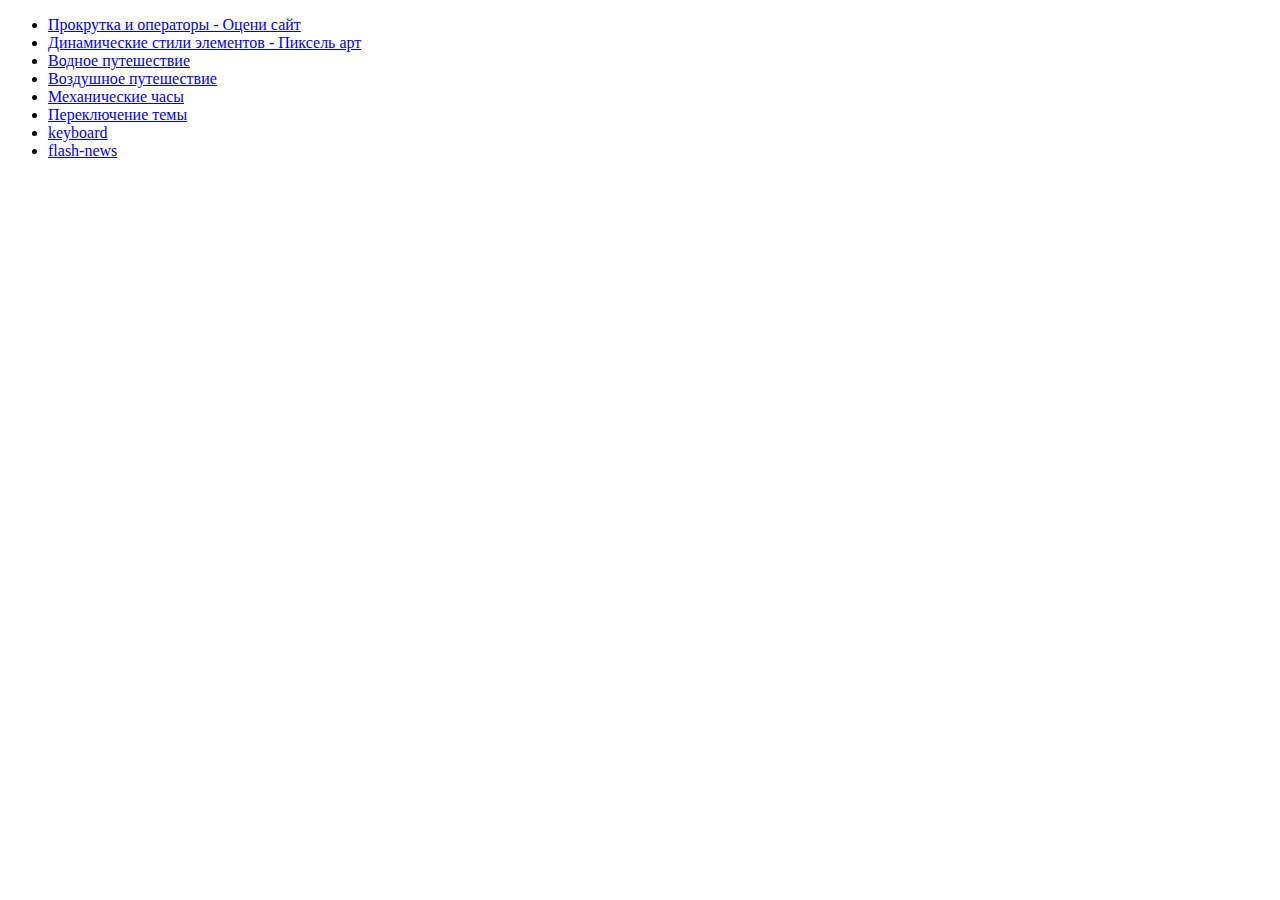
<file: index.html>
<!DOCTYPE html>
<html lang="ru">
<head>
    <meta charset="UTF-8">
    <title>Демонстрации</title>
</head>
<body>
<ul>
  <li>
    <a href="catalog/evaluation.html">Прокрутка и операторы - Оцени сайт</a>
  </li>
  <li>
    <a href="catalog/pixel-art.html">Динамические стили элементов - Пиксель арт</a>
  </li>
  <li>
    <a href="catalog/water-travel.html">Водное путешествие</a>
  </li>
  <li>
    <a href="catalog/air-travel.html">Воздушное путешествие</a>
  </li>
  <li>
    <a href="catalog/mechanical.html">Механические часы</a>
  </li>
  <li>
    <a href="catalog/dark.html">Переключение темы</a>
  </li>
  <li>
    <a href="catalog/keyboard.html">keyboard</a>
  </li>
  <li>
    <a href="catalog/flash-news.html">flash-news</a>
  </li>
</ul>
</body>
</html>
</file>
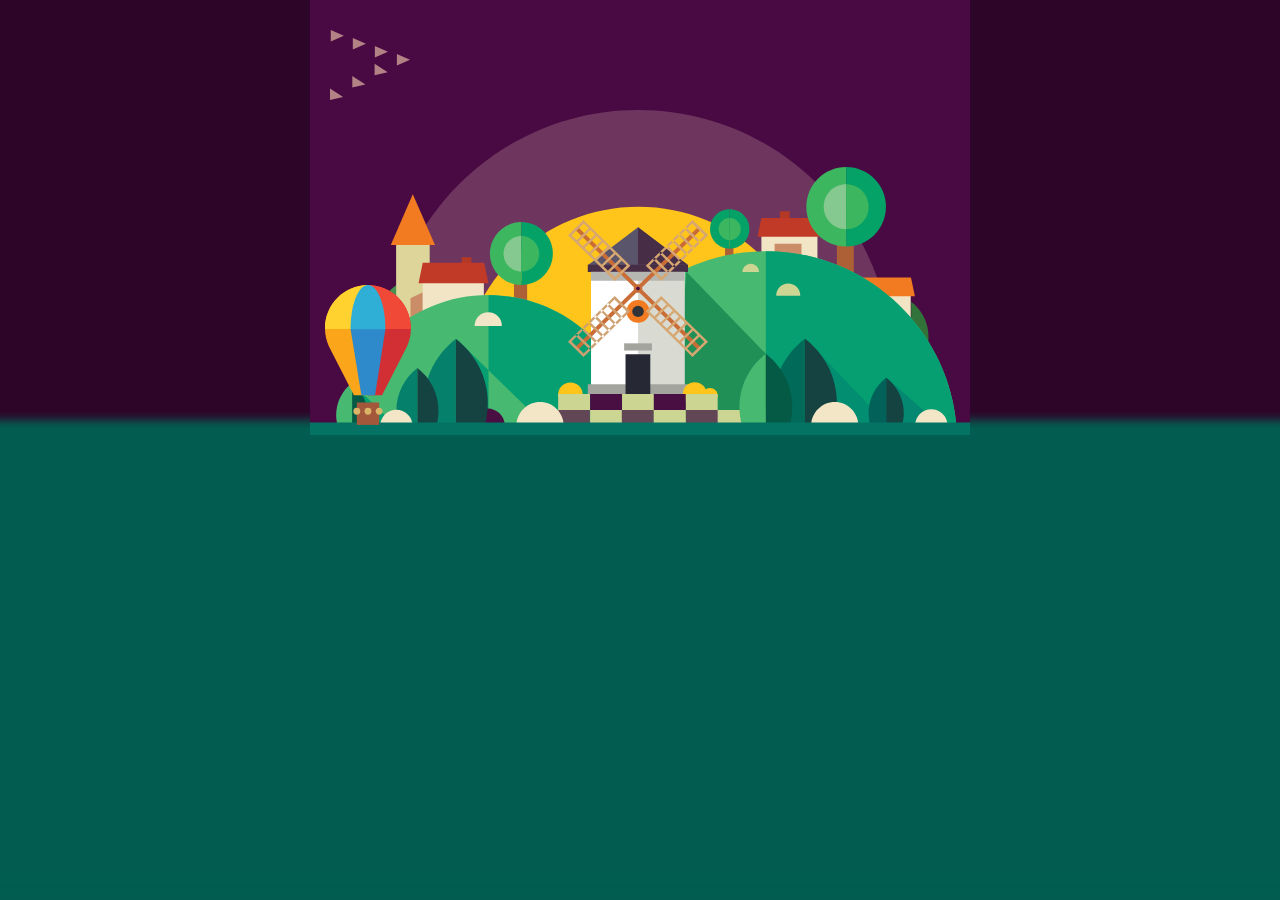
<file: air-travel.html>
<!DOCTYPE html>
<html lang="ru">
<head>
  <title>Воздушное путешествие</title>
  <meta charset="utf-8">
  <link rel="stylesheet" href="css/world.css">
  <link rel="stylesheet" href="css/air-travel.css">
</head>
<body class="mechanical-world">
<div>
  <div class="birds"></div>
  <div class="aerostat"></div>
  <div class="wind-mill"></div>
  <div class="ufo"></div>
</div>
</body>
</html>
</file>
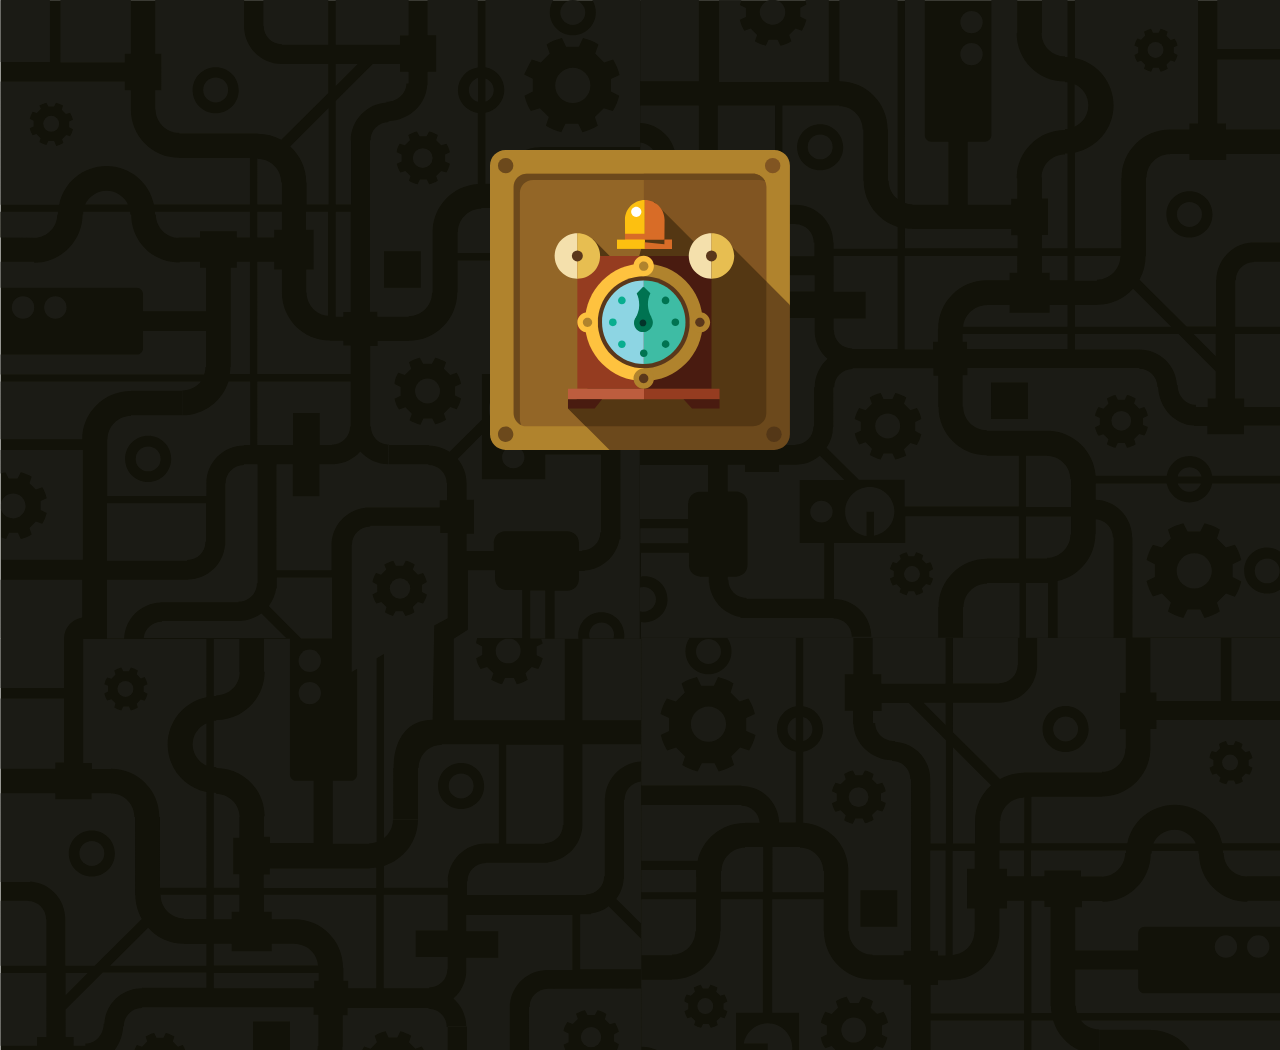
<file: mechanical.html>
<!DOCTYPE html>
<html lang="ru">
<head>
  <title>Механические часы</title>
  <meta charset="utf-8">
  <link rel="stylesheet" href="css/world.css">
  <link rel="stylesheet" href="css/mechanical.css">
</head>
<body class="mechanical">
<div class="alarm-clock">
  <span class="bell"></span>
  <span class="arrow-small"></span>
</div>
</body>
</html>
</file>
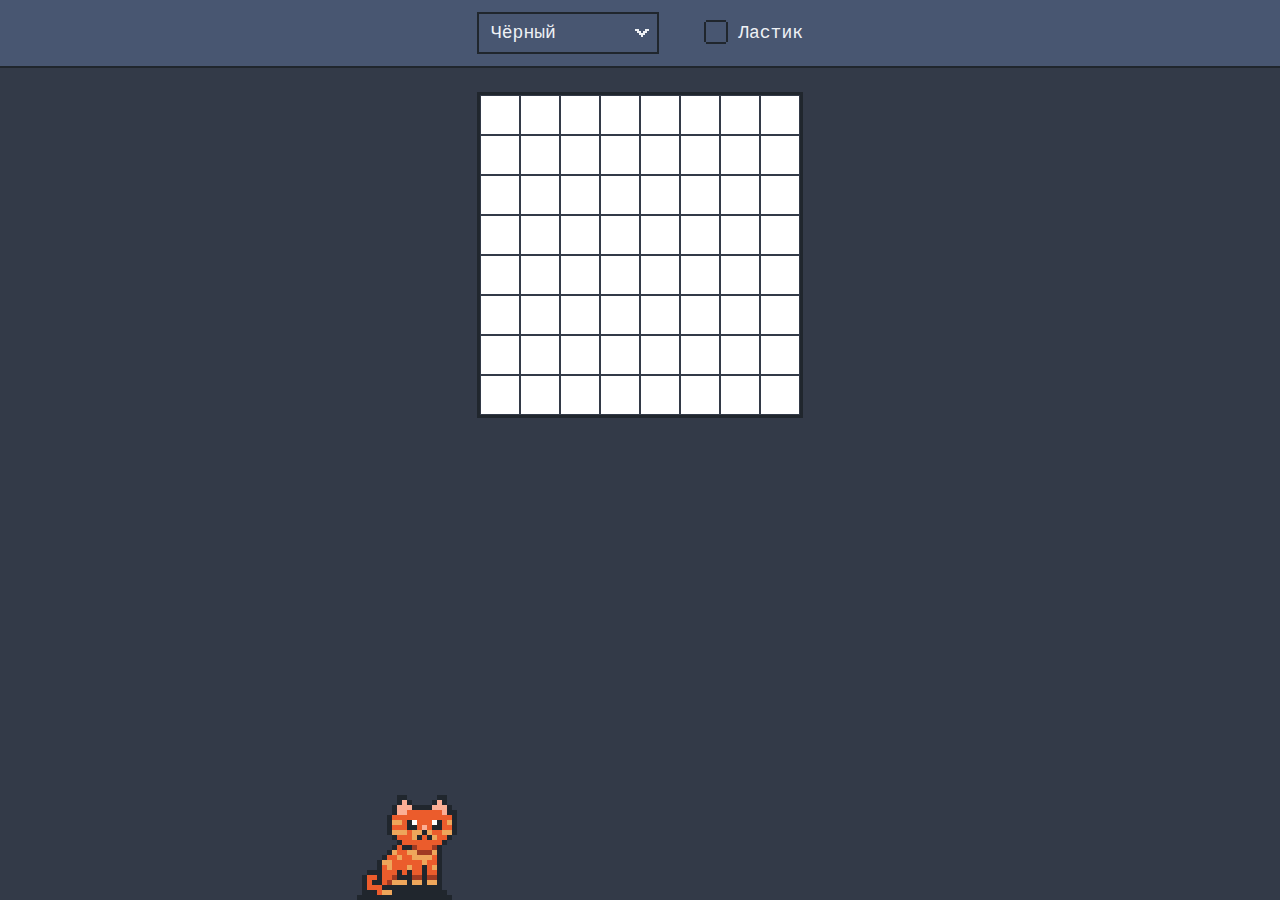
<file: pixel-art.html>
<!DOCTYPE html>
<html lang="ru">
<head>
    <meta charset="UTF-8">
    <link rel="stylesheet" href="css/pixel-art.css">
    <title>ПиксельАрт</title>
</head>
<body>
<h1 class="visually-hidden">Редактор пиксельной графики</h1>
<div class="controls">
    <div class="container">
        <select class="chosen-color" name="chosen-color" aria-label="Выбрать цвет">
            <option value="black">Чёрный</option>
            <option value="white">Белый</option>
            <option value="grey">Серый</option>
            <option value="pink">Розовый</option>
            <option value="red">Красный</option>
            <option value="darkorange">Оранжевый</option>
            <option value="saddlebrown">Коричневый</option>
            <option value="yellow">Золотой</option>
            <option value="greenyellow">Салатовый</option>
            <option value="forestgreen">Зелёный</option>
            <option value="aquamarine">Аквамарин</option>
            <option value="lightskyblue">Голубой</option>
            <option value="lightsteelblue">Серо-голубой</option>
            <option value="darkblue">Тёмно-синий</option>
            <option value="indigo">Индиго</option>
            <option value="mediumpurple">Фиолетовый</option>
            <option value="purple">Пурпурный</option>
        </select>
        <input class="eraser visually-hidden" id="eraser-mode" type="checkbox" name="eraser">
        <label class="eraser-label" for="eraser-mode">Ластик</label>
    </div>
</div>

<div class="main">
    <div class="canvas">
        <div class="pixel"></div>
        <div class="pixel"></div>
        <div class="pixel"></div>
        <div class="pixel"></div>
        <div class="pixel"></div>
        <div class="pixel"></div>
        <div class="pixel"></div>
        <div class="pixel"></div>
        <div class="pixel"></div>
        <div class="pixel"></div>
        <div class="pixel"></div>
        <div class="pixel"></div>
        <div class="pixel"></div>
        <div class="pixel"></div>
        <div class="pixel"></div>
        <div class="pixel"></div>
        <div class="pixel"></div>
        <div class="pixel"></div>
        <div class="pixel"></div>
        <div class="pixel"></div>
        <div class="pixel"></div>
        <div class="pixel"></div>
        <div class="pixel"></div>
        <div class="pixel"></div>
        <div class="pixel"></div>
        <div class="pixel"></div>
        <div class="pixel"></div>
        <div class="pixel"></div>
        <div class="pixel"></div>
        <div class="pixel"></div>
        <div class="pixel"></div>
        <div class="pixel"></div>
        <div class="pixel"></div>
        <div class="pixel"></div>
        <div class="pixel"></div>
        <div class="pixel"></div>
        <div class="pixel"></div>
        <div class="pixel"></div>
        <div class="pixel"></div>
        <div class="pixel"></div>
        <div class="pixel"></div>
        <div class="pixel"></div>
        <div class="pixel"></div>
        <div class="pixel"></div>
        <div class="pixel"></div>
        <div class="pixel"></div>
        <div class="pixel"></div>
        <div class="pixel"></div>
        <div class="pixel"></div>
        <div class="pixel"></div>
        <div class="pixel"></div>
        <div class="pixel"></div>
        <div class="pixel"></div>
        <div class="pixel"></div>
        <div class="pixel"></div>
        <div class="pixel"></div>
        <div class="pixel"></div>
        <div class="pixel"></div>
        <div class="pixel"></div>
        <div class="pixel"></div>
        <div class="pixel"></div>
        <div class="pixel"></div>
        <div class="pixel"></div>
        <div class="pixel"></div>
    </div>
</div>
<script src="js/pixel-art.js"></script>
</body>
</html>
</file>
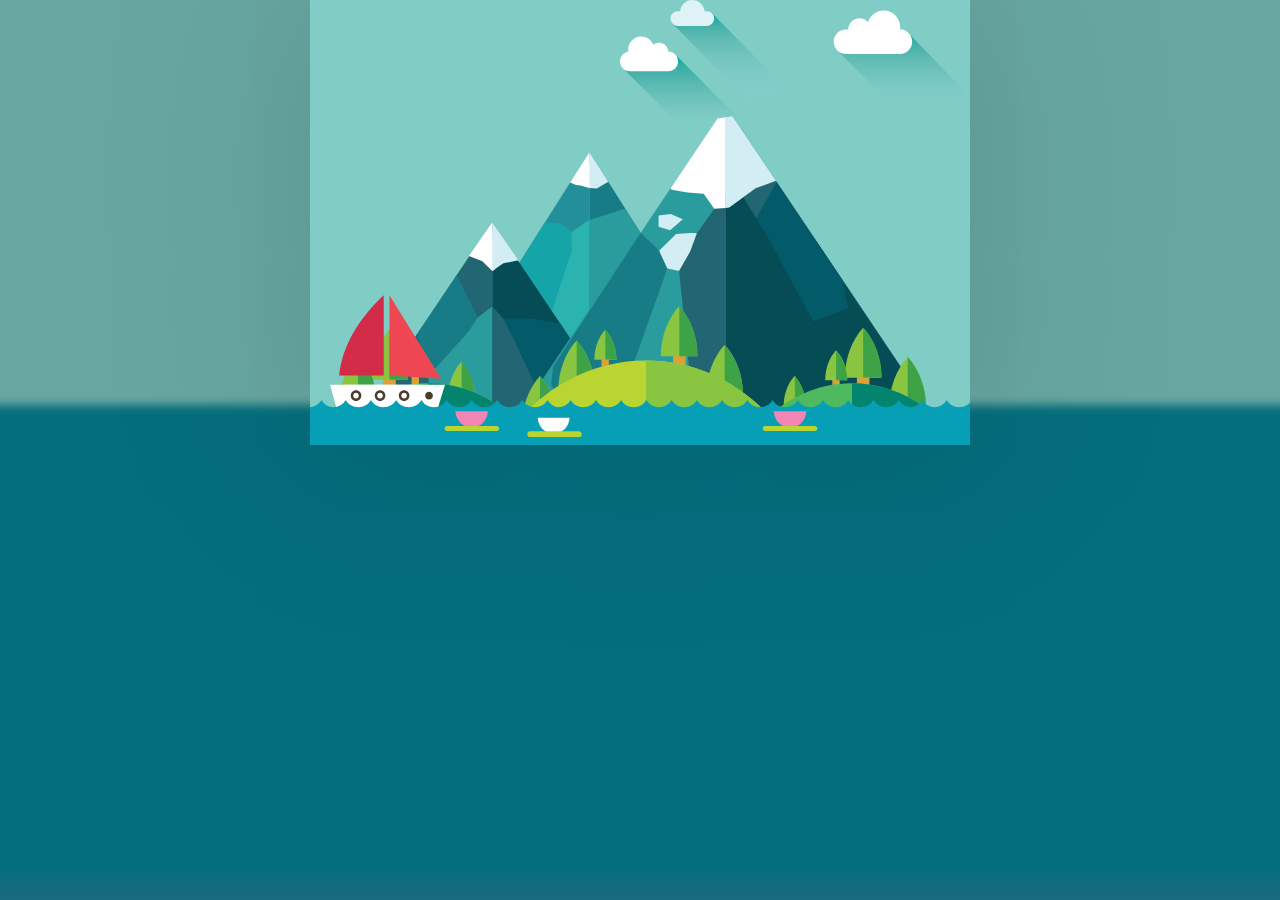
<file: water-travel.html>
<!DOCTYPE html>
<html lang="ru">
<head>
  <title>Водное путешествие</title>
  <meta charset="utf-8">
  <link rel="stylesheet" href="css/world.css">
  <link rel="stylesheet" href="css/water-travel.css">
</head>
<body class="ancient-world">
<div>
  <div class="comet"></div>
  <div class="sun-small"></div>
  <div class="clouds"></div>
  <div class="water"></div>
  <div class="ship"></div>
</div>
</body>
</html>
</file>
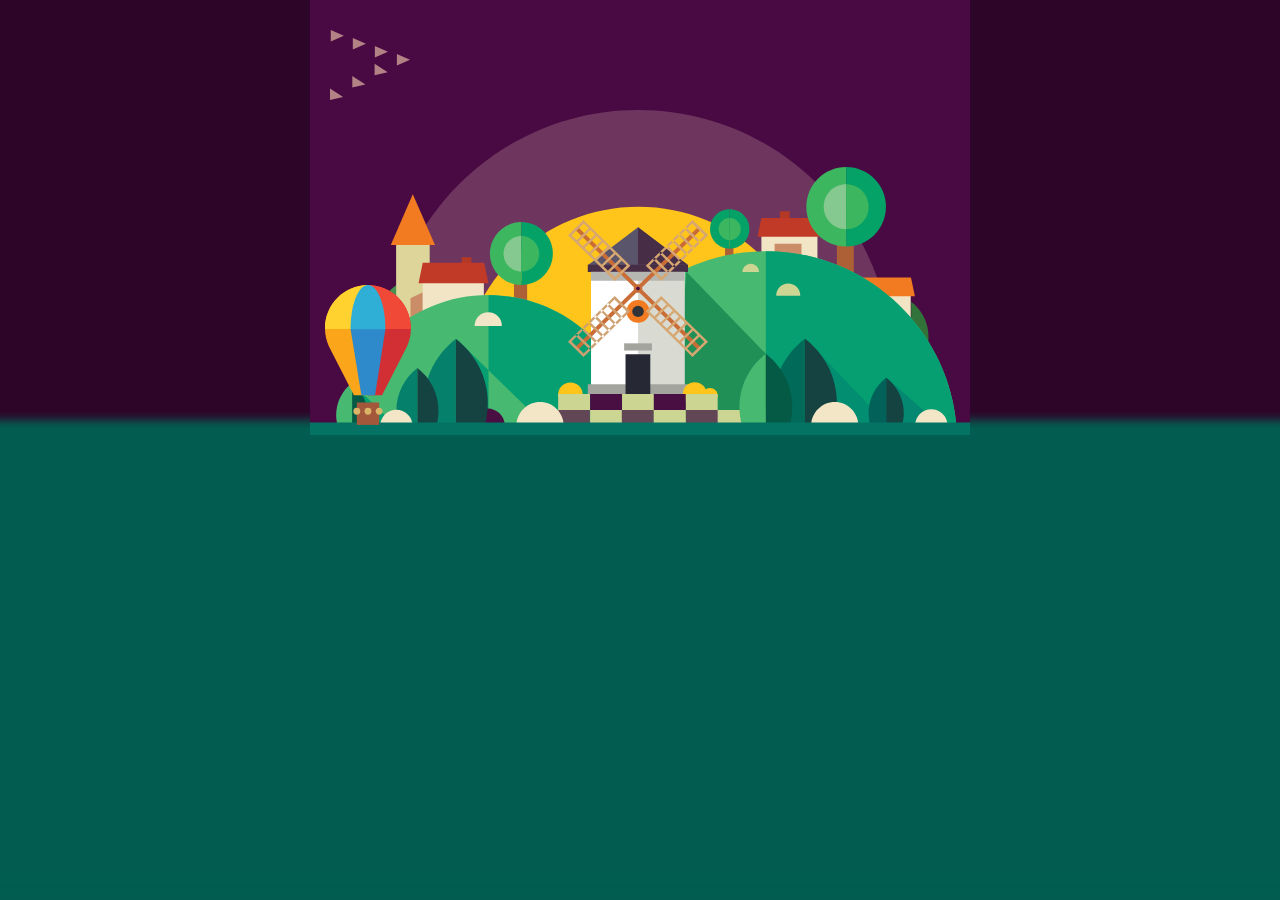
<file: catalog/air-travel.html>
<!DOCTYPE html>
<html lang="ru">
<head>
  <title>Воздушное путешествие</title>
  <meta charset="utf-8">
  <link rel="stylesheet" href="../css/world.css">
  <link rel="stylesheet" href="../css/air-travel.css">
</head>
<body class="mechanical-world">
<div>
  <div class="birds"></div>
  <div class="aerostat"></div>
  <div class="wind-mill"></div>
  <div class="ufo"></div>
</div>
</body>
</html>
</file>
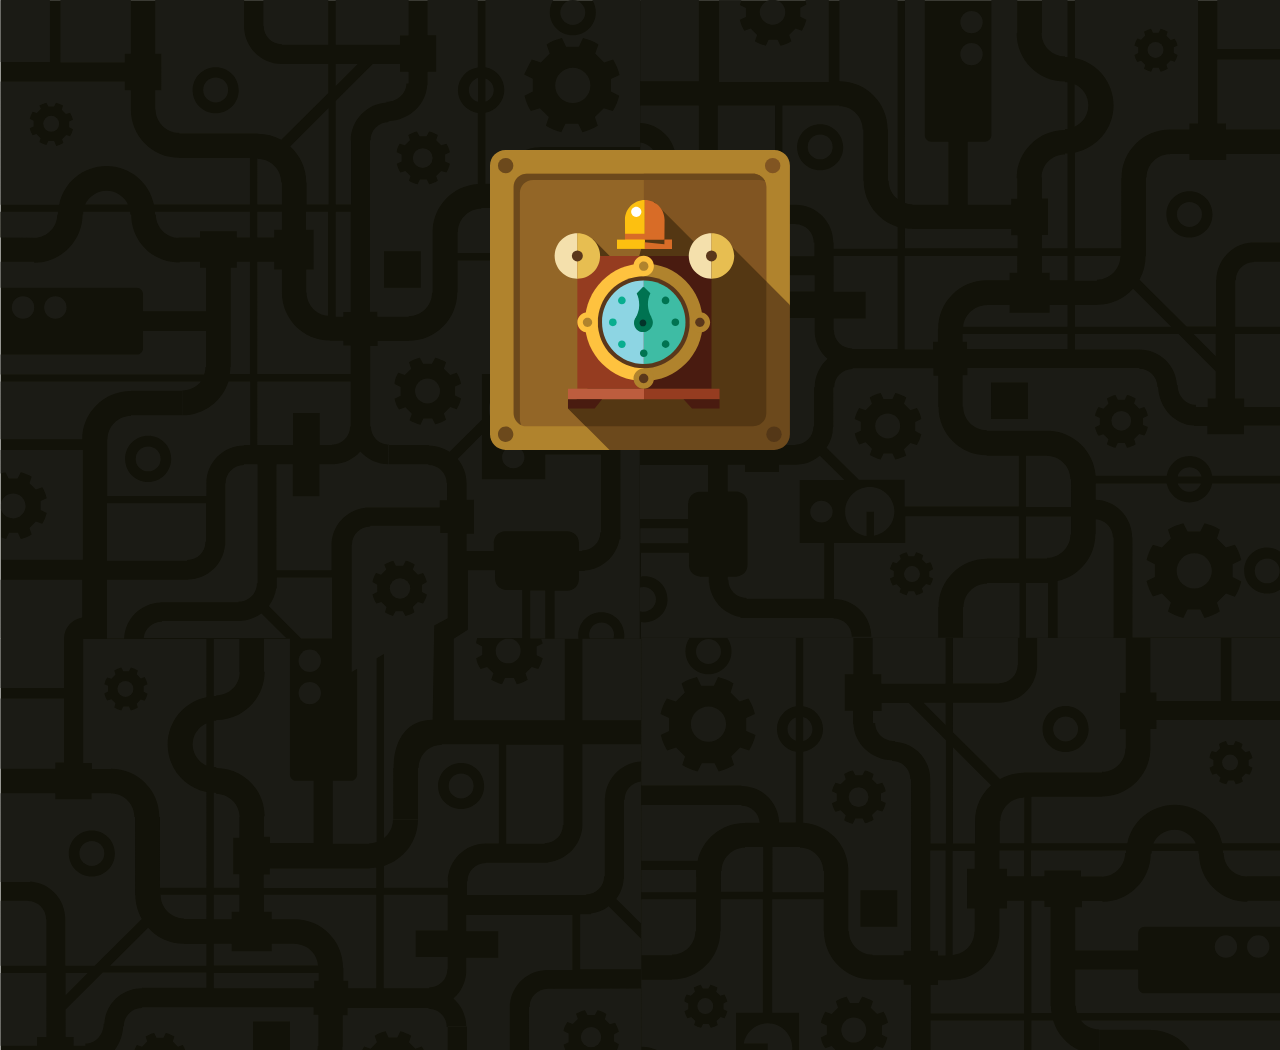
<file: catalog/mechanical.html>
<!DOCTYPE html>
<html lang="ru">
<head>
  <title>Механические часы</title>
  <meta charset="utf-8">
  <link rel="stylesheet" href="../css/world.css">
  <link rel="stylesheet" href="../css/mechanical.css">
</head>
<body class="mechanical">
<div class="alarm-clock">
  <span class="bell"></span>
  <span class="arrow-small"></span>
</div>
</body>
</html>
</file>
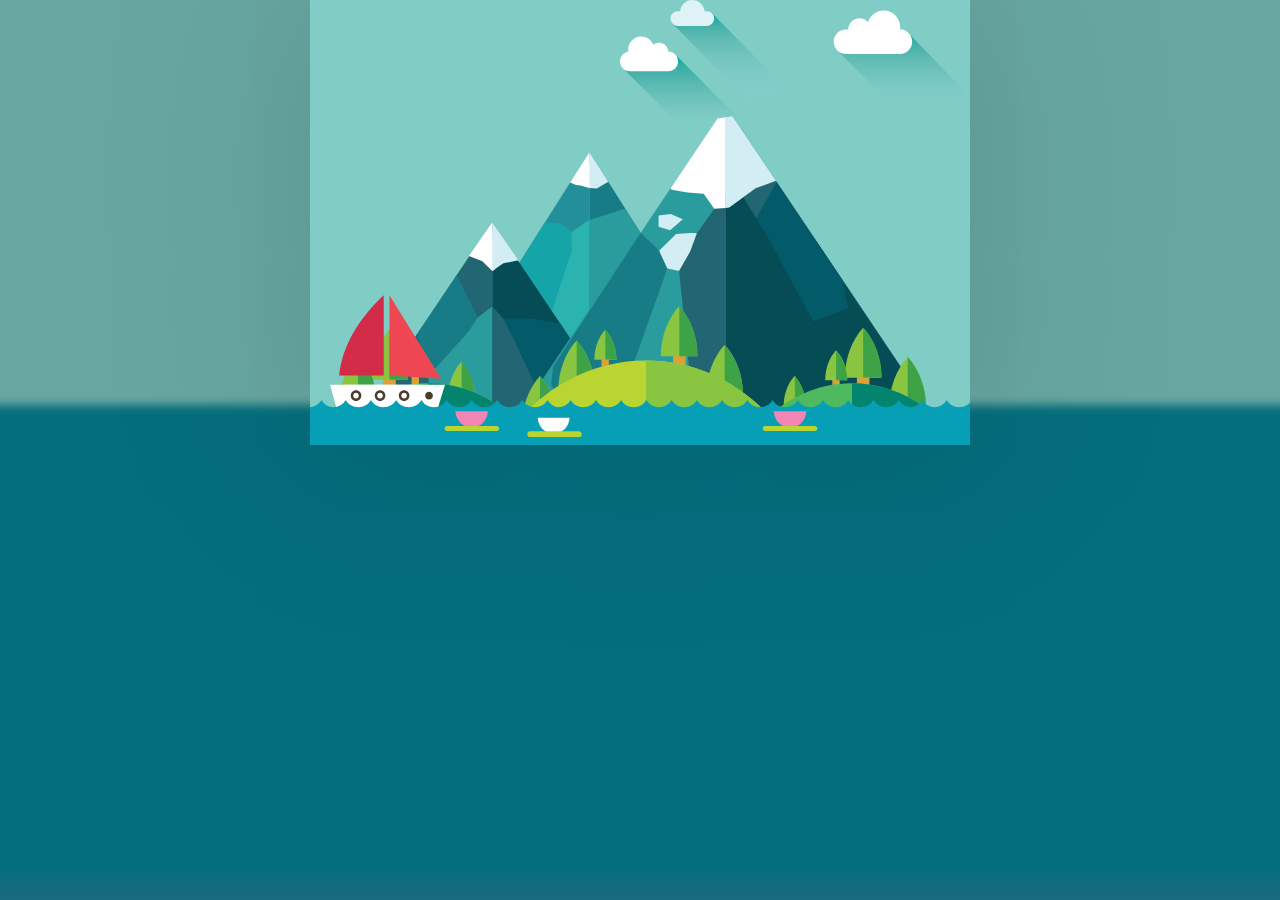
<file: catalog/water-travel.html>
<!DOCTYPE html>
<html lang="ru">
<head>
  <title>Водное путешествие</title>
  <meta charset="utf-8">
  <link rel="stylesheet" href="../css/world.css">
  <link rel="stylesheet" href="../css/water-travel.css">
</head>
<body class="ancient-world">
<div>
  <div class="comet"></div>
  <div class="sun-small"></div>
  <div class="clouds"></div>
  <div class="water"></div>
  <div class="ship"></div>
</div>
</body>
</html>
</file>
<file: css/world.css>
body, html {
  height: 100%
}

body {
  margin: 0
}

.ancient-world {
  position: relative;
  margin: 0;
  background-color: #166b7e
}

.ancient-world::before {
  content: "";
  position: absolute;
  top: -20px;
  left: 0;
  width: 200%;
  height: 100%;
  margin-left: -50%;
  background-image: linear-gradient(to bottom, #68a7a1 0, #68a7a1 425px, #056e7d 425px);
  filter: blur(5px)
}

.ancient-world > div {
  position: relative;
  width: 660px;
  height: 345px;
  margin: 0 auto;
  padding-top: 100px;
  overflow: hidden;
  background: #80cdc6 url("../images/world/world-1.svg") 0 106px no-repeat;
  box-shadow: 0 0 200px 30px rgba(10, 10, 10, .1)
}

.sun-small {
  top: 200px;
  left: -100px;
  z-index: 1;
  width: 60px;
  height: 60px;
  background: url("../images/world/sun-small.svg") 0 0 no-repeat
}

.clouds, .ship, .sun-small {
  position: absolute
}

.clouds {
  top: 0;
  right: 0;
  z-index: 2;
  background: url("../images/world/clouds.svg") 0 0 no-repeat;
  width: 350px;
  height: 260px
}

.ship {
  bottom: 35px;
  left: 20px;
  width: 115px;
  height: 115px;
  background: url("../images/world/wooden-ship.svg") 0 0 no-repeat
}

.comet, .water {
  position: absolute;
  height: 50px
}

.water {
  bottom: -5px;
  background: url("../images/world/water.svg") 0 0 repeat-x;
  left: 0;
  z-index: 1;
  width: 100%
}

.comet {
  z-index: 10;
  top: -100px;
  left: 200px;
  width: 100px;
  background: url("../images/world/comet.svg") no-repeat 0 0
}

.mechanical {
  background: url("../images/world/background-2.svg") 0 0;
  background-size: cover
}

.mechanical-world {
  position: relative;
  margin: 0;
  background-color: #025d50
}

.mechanical-world::before {
  content: "";
  position: absolute;
  top: -20px;
  left: 0;
  width: 200%;
  height: 100%;
  margin-left: -50%;
  background-image: linear-gradient(to bottom, #2d0529 0, #2d0529 440px, #025d50 440px);
  filter: blur(5px)
}

.mechanical-world > div {
  position: relative;
  width: 660px;
  height: 345px;
  margin: 0 auto;
  padding-top: 90px;
  overflow: hidden;
  background: #490943 url("../images/world/world-2.svg") 0 110px no-repeat
}

.alarm-clock {
  position: relative;
  width: 300px;
  height: 300px;
  margin: 150px auto;
  background: url("../images/world/alarm-clock.svg") 0 0 no-repeat
}

.alarm-clock.on-top {
  margin-top: 30px
}

.arrow-small, .bell {
  position: absolute
}

.bell {
  top: 50px;
  left: 127px;
  width: 55px;
  height: 55px;
  background: url("../images/world/bell.svg") 0 0 no-repeat
}

.arrow-small {
  top: 137px;
  left: 144px;
  width: 45px;
  height: 45px;
  background: url("../images/world/arrow-clock.svg") 0 0 no-repeat;
  transform-origin: 20% 80%
}

.birds {
  position: absolute;
  top: 30px;
  left: 20px;
  width: 80px;
  height: 80px;
  background: url("../images/world/birds.svg") 0 0 no-repeat
}

.aerostat {
  bottom: 10px;
  left: 15px;
  width: 140px;
  height: 140px;
  background: url("../images/world/aerostat.svg") 0 0 no-repeat
}

.aerostat, .ufo, .wind-mill {
  position: absolute
}

.wind-mill {
  bottom: 75px;
  background: url("../images/world/wind-wheel.svg") 0 0 no-repeat;
  left: 258px;
  width: 140px;
  height: 140px
}

.ufo {
  top: -100px;
  left: -100px;
  width: 100px;
  height: 50px;
  background: url("../images/world/ufo.svg") no-repeat 0 0
}
</file>
<file: css/air-travel.css>
@keyframes move-wheel {
  to {
    transform: rotate(360deg);
  }
}

@keyframes move-aerostat {
  to {
    transform: translate(350px, -1000px);
  }
}

@keyframes move-birds {
  to {
    transform: translateX(1000px);
  }
}

@keyframes move-ufo {
  50% {
    opacity: 1;
  }
  100% {
    opacity: 0;
    transform: translate(200px, 375px);
  }
}

.ufo {
  animation-name: move-ufo;
  animation-duration: 30s;
  animation-iteration-count: infinite;
}

.birds {
  animation-name: move-birds;
  animation-duration: 30s;
  animation-iteration-count: infinite;
}

.wind-mill {
  animation-name: move-wheel;
  animation-duration: 10s;
  animation-iteration-count: infinite;
}

.aerostat {
  animation-name: move-aerostat;
  animation-duration: 20s;
  animation-delay: 5s;
  animation-iteration-count: infinite;
}
</file>
<file: css/mechanical.css>
.bell {
  animation-name: ding;
  animation-duration: 100ms;
  animation-delay: 1s;
  animation-iteration-count: 10;
}

.arrow-small {
  animation-name: rotate;
  animation-duration: 1s;
}

@keyframes rotate {
  to {
    transform: rotate(360deg);
  }
}

@keyframes ding {
  33% {
    transform: translateX(-15px);
  }
  66% {
    transform: translateX(15px);
  }
}
</file>
<file: css/pixel-art.css>
* {
    box-sizing: border-box;
}

.visually-hidden:not(:focus):not(:active),
input[type="checkbox"].visually-hidden,
input[type="radio"].visually-hidden {
    position: absolute;
    width: 1px;
    height: 1px;
    margin: -1px;
    border: 0;
    padding: 0;
    white-space: nowrap;
    clip-path: inset(100%);
    clip: rect(0 0 0 0);
    overflow: hidden;
}

body {
    margin: 0;
    background-color: #333a48;
}

.controls {
    margin-bottom: 24px;
    font-family: "Courier New", monospace;
    font-size: 18px;
    line-height: 22px;
    color: #eff1f5;
    border-bottom: 2px solid #20262d;
    background-color: #485671;
}

.container {
    width: 326px;
    height: 66px;
    margin: 0 auto;
    padding: 12px 0;
    display: flex;
    justify-content: space-between;
    align-items: center;
}

.chosen-color {
    display: flex;
    padding: 8px 36px 8px 12px;
    font: inherit;
    color: inherit;
    border: 2px solid #20262d;
    border-radius: 0;
    -moz-appearance: none;
    -webkit-appearance: none;
    appearance: none;
    background-repeat: no-repeat;
    background-position: right 8px top 50%;
    background-size: 14px auto;
    background-color: #485671;
    background-image: url("../images/pixel-art/pixel-arrow-down.svg");
}

.chosen-color::-ms-expand {
    display: none;
}

.chosen-color:focus {
    outline: 2px dashed #6e86b3;
    outline-offset: 2px;
}

.chosen-color:hover {
    background-color: #304153;
}

.eraser-label {
    position: relative;
    padding: 8px 0 8px 40px;
    cursor: pointer;
}

.eraser-label::before {
    position: absolute;
    content: "";
    left: 6px;
    top: 6px;
    width: 20px;
    height: 20px;
    border: 2px solid #20262d;
}

.eraser:checked + .eraser-label::before {
    background-color: #20262d;
    background-image: url("../images/pixel-art/pixel-check.svg");
    background-position: center;
    background-repeat: no-repeat;
}

.eraser:focus + .eraser-label::before {
    outline: 2px dashed #6e86b3;
    outline-offset: 2px;
}

.eraser-label:hover::before {
    background-color: #304153;
}

.eraser-label:active::before {
    background-color: #20262d;
    border-color: #485671;
}

.eraser-label::after {
    position: absolute;
    content: "";
    left: 6px;
    top: 6px;
    width: 24px;
    height: 24px;
    background-image: url("../images/pixel-art/cut-corners.svg");
    background-repeat: no-repeat;
}

.main {
    position: relative;
    height: calc(100vh - 92px);
    width: 326px;
    margin: 0 auto;
}

.main::before {
    position: absolute;
    content: "";
    bottom: 0;
    left: -120px;
    width: 100px;
    height: 105px;
    background-image: url("../images/pixel-art/pixel-keks.svg");
    background-repeat: no-repeat;
}

.canvas {
    display: flex;
    flex-wrap: wrap;
    border: 3px solid #20262d;
}

.pixel {
    width: 40px;
    height: 40px;
    border: 1px solid #333a48;
    background-color: #ffffff;
    cursor: pointer;
}
</file>
<file: css/water-travel.css>
.ship {
  animation-name: move-ship;
  animation-duration: 40s;
  animation-iteration-count: infinite;
}

.clouds {
  animation-name: move-clouds;
  animation-duration: 40s;
  animation-iteration-count: infinite;
}

.sun-small {
  animation-name: move-sun;
  animation-duration: 10s;
  animation-iteration-count: infinite;
}

.comet {
  animation-name: move-comet;
  animation-duration: 10s;
  animation-iteration-count: infinite;
}

@keyframes move-comet {
  100% {
    transform: translate(450px, 520px);
  }
}

@keyframes move-clouds {
  to {
    transform: translateX(-1000px);
  }
}

@keyframes move-sun {
  to {
    transform: translate(350px, -400px);
  }
}

@keyframes move-ship {
  to {
    transform: translateX(1000px);
  }
}
</file>
